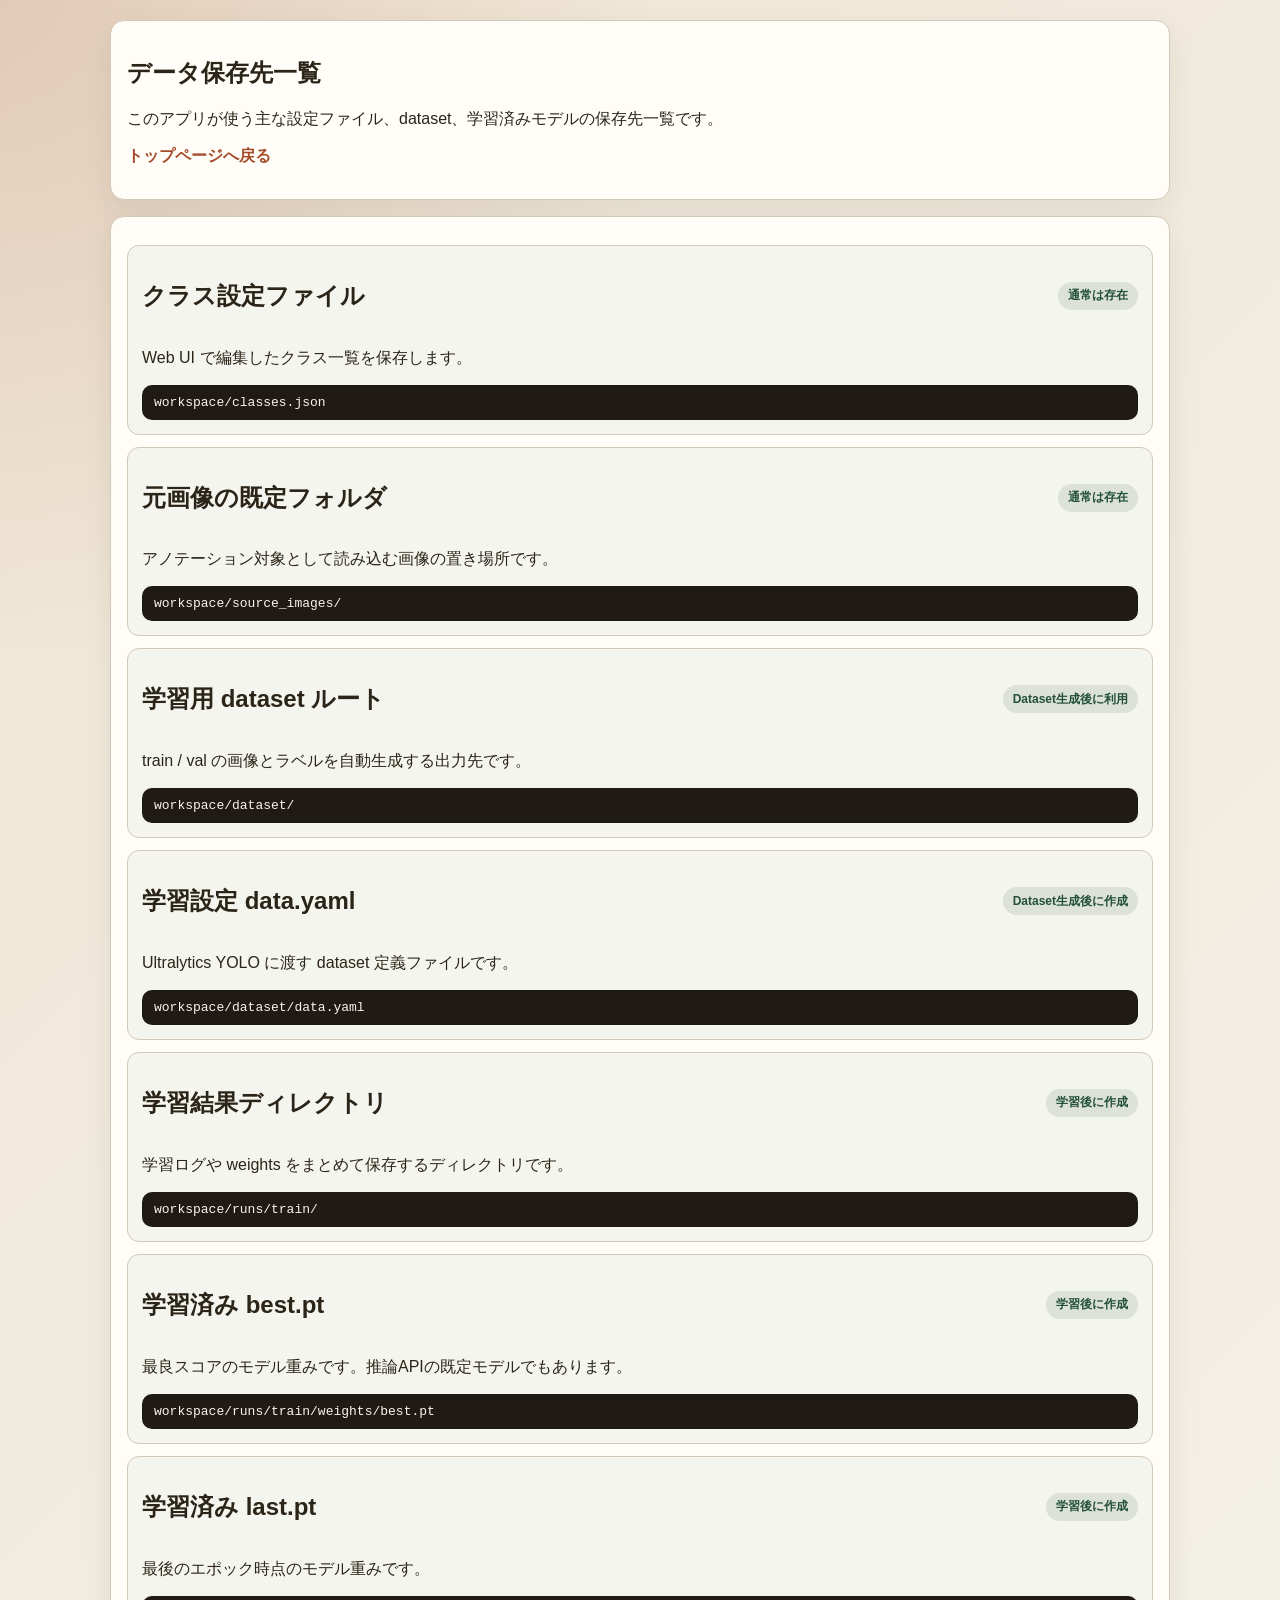
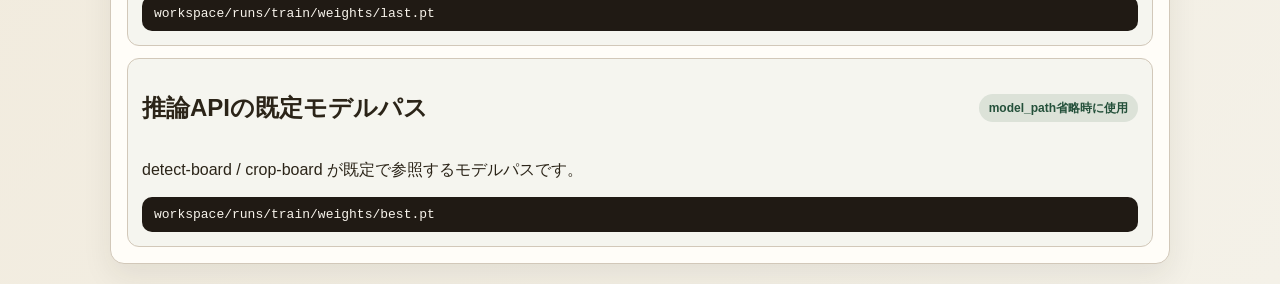
<file: Yolo/app/static/data-paths.html>
<!DOCTYPE html>
<html lang="ja">
<head>
  <meta charset="UTF-8">
  <meta name="viewport" content="width=device-width, initial-scale=1.0">
  <title>データ保存先一覧</title>
  <style>
    :root {
      --bg: #f4f1e8;
      --panel: #fffdf8;
      --line: #d2c8b9;
      --text: #2b2418;
      --accent: #a64b2a;
      --ok: #24503a;
      --ok-bg: rgba(63, 108, 81, 0.14);
      --missing: #8a341d;
      --missing-bg: rgba(166, 75, 42, 0.14);
    }
    * { box-sizing: border-box; }
    body {
      margin: 0;
      font-family: "Yu Gothic UI", "Hiragino Sans", sans-serif;
      color: var(--text);
      background:
        radial-gradient(circle at top left, rgba(166, 75, 42, 0.18), transparent 30%),
        linear-gradient(135deg, #efe6d5, var(--bg));
    }
    main {
      max-width: 1100px;
      margin: 0 auto;
      padding: 20px;
      display: grid;
      gap: 16px;
    }
    section {
      background: var(--panel);
      border: 1px solid var(--line);
      border-radius: 14px;
      padding: 16px;
      box-shadow: 0 12px 30px rgba(43, 36, 24, 0.08);
    }
    .item {
      padding: 14px;
      border: 1px solid var(--line);
      border-radius: 12px;
      background: rgba(63, 108, 81, 0.05);
      margin-top: 12px;
    }
    .row {
      display: flex;
      justify-content: space-between;
      gap: 12px;
      align-items: center;
      flex-wrap: wrap;
    }
    .chip {
      display: inline-flex;
      align-items: center;
      min-height: 28px;
      padding: 0 10px;
      border-radius: 999px;
      font-size: 12px;
      font-weight: 700;
    }
    .ok { background: var(--ok-bg); color: var(--ok); }
    .missing { background: var(--missing-bg); color: var(--missing); }
    code {
      display: block;
      margin-top: 8px;
      padding: 10px 12px;
      border-radius: 10px;
      background: #201a14;
      color: #f8f4ec;
      overflow-wrap: anywhere;
      white-space: pre-wrap;
    }
    a { color: var(--accent); font-weight: 700; text-decoration: none; }
    a:hover { text-decoration: underline; }
  </style>
</head>
<body>
  <main>
    <section>
      <h1>データ保存先一覧</h1>
      <p>このアプリが使う主な設定ファイル、dataset、学習済みモデルの保存先一覧です。</p>
      <p><a href="/photolabel">トップページへ戻る</a></p>
    </section>

    <section>
      <div class="item">
        <div class="row">
          <h2>クラス設定ファイル</h2>
          <span class="chip ok">通常は存在</span>
        </div>
        <p>Web UI で編集したクラス一覧を保存します。</p>
        <code>workspace/classes.json</code>
      </div>

      <div class="item">
        <div class="row">
          <h2>元画像の既定フォルダ</h2>
          <span class="chip ok">通常は存在</span>
        </div>
        <p>アノテーション対象として読み込む画像の置き場所です。</p>
        <code>workspace/source_images/</code>
      </div>

      <div class="item">
        <div class="row">
          <h2>学習用 dataset ルート</h2>
          <span class="chip ok">Dataset生成後に利用</span>
        </div>
        <p>train / val の画像とラベルを自動生成する出力先です。</p>
        <code>workspace/dataset/</code>
      </div>

      <div class="item">
        <div class="row">
          <h2>学習設定 data.yaml</h2>
          <span class="chip ok">Dataset生成後に作成</span>
        </div>
        <p>Ultralytics YOLO に渡す dataset 定義ファイルです。</p>
        <code>workspace/dataset/data.yaml</code>
      </div>

      <div class="item">
        <div class="row">
          <h2>学習結果ディレクトリ</h2>
          <span class="chip ok">学習後に作成</span>
        </div>
        <p>学習ログや weights をまとめて保存するディレクトリです。</p>
        <code>workspace/runs/train/</code>
      </div>

      <div class="item">
        <div class="row">
          <h2>学習済み best.pt</h2>
          <span class="chip ok">学習後に作成</span>
        </div>
        <p>最良スコアのモデル重みです。推論APIの既定モデルでもあります。</p>
        <code>workspace/runs/train/weights/best.pt</code>
      </div>

      <div class="item">
        <div class="row">
          <h2>学習済み last.pt</h2>
          <span class="chip ok">学習後に作成</span>
        </div>
        <p>最後のエポック時点のモデル重みです。</p>
        <code>workspace/runs/train/weights/last.pt</code>
      </div>

      <div class="item">
        <div class="row">
          <h2>推論APIの既定モデルパス</h2>
          <span class="chip ok">model_path省略時に使用</span>
        </div>
        <p>detect-board / crop-board が既定で参照するモデルパスです。</p>
        <code>workspace/runs/train/weights/best.pt</code>
      </div>
    </section>
  </main>
</body>
</html>
</file>
